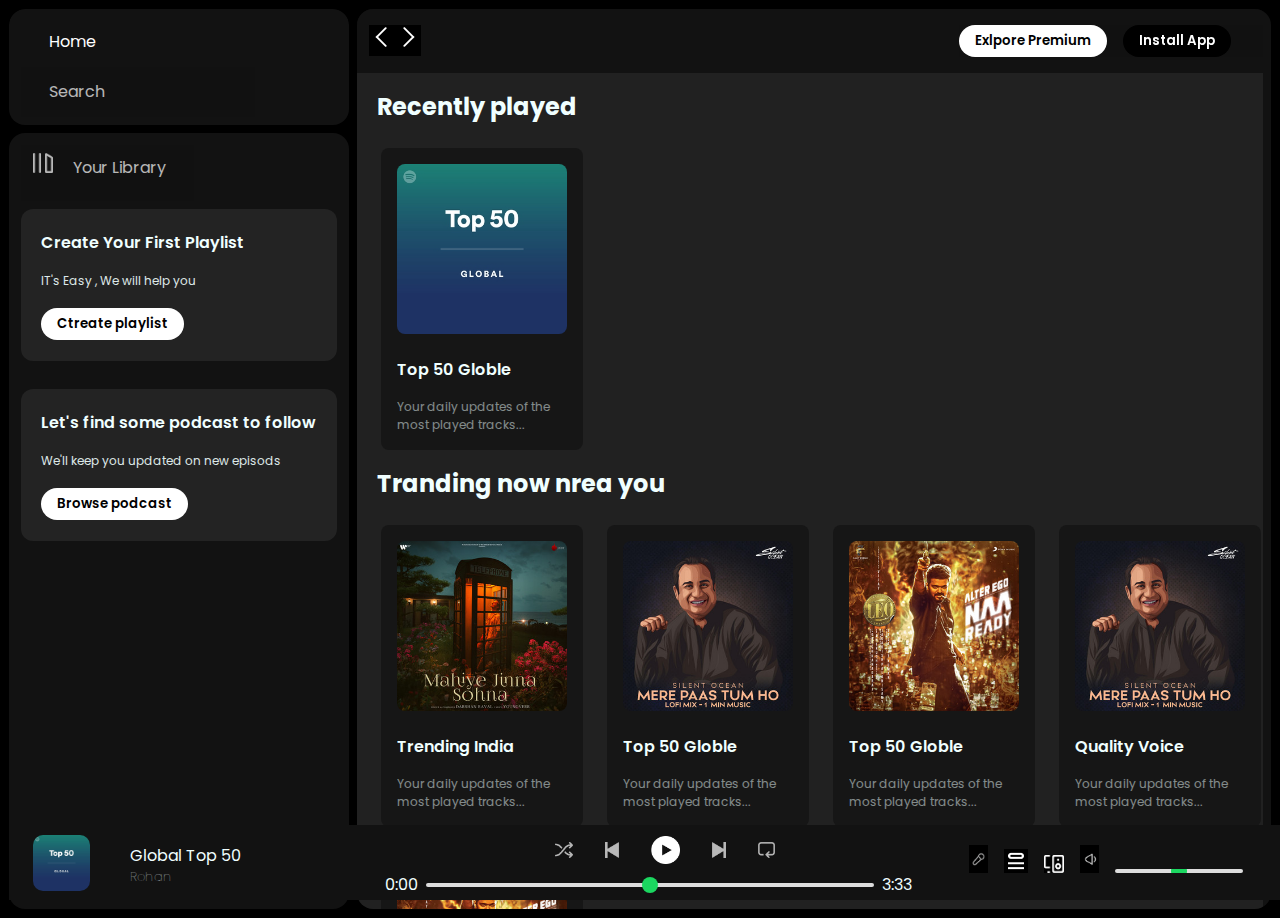
<file: Spotify Clone/index.html>
<!DOCTYPE html>
<html lang="en">

<head>
    <meta charset="UTF-8">
    <meta name="viewport" content="width=device-width, initial-scale=1.0">
    <title>Spotify - Web Player: Music for everyone</title>
    <link rel="icon" href="./assets/logo.png">

    <!-- stylecss -->
    <link rel="stylesheet" href="style.css">

    <!-- fontawsome cdn -->
    <link rel="stylesheet" href="https://cdnjs.cloudflare.com/ajax/libs/font-awesome/6.4.0/css/all.min.css"
        integrity="sha512-iecdLmaskl7CVkqkXNQ/ZH/XLlvWZOJyj7Yy7tcenmpD1ypASozpmT/E0iPtmFIB46ZmdtAc9eNBvH0H/ZpiBw=="
        crossorigin="anonymous" referrerpolicy="no-referrer" />

    <!-- googlefonts -->
    <link rel="preconnect" href="https://fonts.googleapis.com">
    <link rel="preconnect" href="https://fonts.gstatic.com" crossorigin>
    <link
        href="https://fonts.googleapis.com/css2?family=Great+Vibes&family=Montserrat:wght@300;400;500;600;700&family=Poppins:wght@500&display=swap"
        rel="stylesheet">

</head>

<body>
    <div class="main">

        <div class="sidebar">
            <div class="nav">
                <div class="nav-option" style="opacity: 1;">
                    <i class="fa-solid fa-house" style="color: #fafafa; "></i>
                    <a href="#">Home</a>
                </div>
                <div class="nav-option">
                    <i class="fa-solid fa-magnifying-glass " style="color: #ffffff;"></i>
                    <a href="#">Search</a>
                </div>
            </div>
            <div class="library">
                <div class="options">
                    <div class="lib-option nav-option " ">
                        <img src=" ./assets/library_icon.png" alt="lib">
                        <a href="#"> Your Library</a>
                    </div>
                    <div class="icons">
                        <i class="fa-solid fa-plus" style="color: #fafafa;"></i>
                        <i class="fa-solid fa-arrow-right" style="color: #fcfcfd;"></i>
                    </div>
                </div>
                <div class="boxes">
                    <div class="box">
                        <p class="box-p1"> Create Your First Playlist</p>
                        <p class="box-p2"> IT's Easy , We will help you</p>
                        <button class="badge"> Ctreate playlist</button>
                    </div>
                    <div class="box">
                        <p class="box-p1">Let's find some podcast to follow</p>
                        <p class="box-p2"> We'll keep you updated on new episods</p>
                        <button class="badge"> Browse podcast</button>
                    </div>
                </div>
            </div>
        </div>
        <div class="main-content">
            <div class="sticky-nav">
                <div class="sticky-nav-icons">
                    <img src="./assets/backward_icon.png">
                    <img src="./assets/forward_icon.png" class="hide">
                </div>
                <div class="sticky-nav-options">
                    <button class="badge nav-item hide"> Exlpore Premium</button>
                    <button class="badge nav-item dark-badge"><i class="fa-solid fa-circle-down"></i> Install
                        App</button>
                    <i class="fa-regular fa-user nav-item profile"></i>
                </div>

            </div>


            <h2 class="cards-h2" style="background-color: #212121; padding: 1rem 0 0.5rem 1.25rem;">Recently played</h2>
            <div class="cards-container" style="background-color: #212121;">
                <div class="card">
                    <img src="./assets/card1img.jpeg" class="card-img  ">
                    <p class="card-title">Top 50 Globle</p>
                    <p class="card-info">Your daily updates of the most played tracks...</p>
                </div>
            </div>

            <h2 class="cards-h2" style="background-color: #212121; padding: 1rem 0 0.5rem 1.25rem;">Tranding now nrea
                you</h2>
            <div class="cards-container" style="background-color: #212121;">
                <div class="card">
                    <img src="./assets/card2img.jpeg" class="card-img  ">
                    <p class="card-title">Trending India</p>
                    <p class="card-info">Your daily updates of the most played tracks...</p>
                </div>
                <div class="card">
                    <img src="./assets/card3img.jpeg" class="card-img  ">
                    <p class="card-title">Top 50 Globle</p>
                    <p class="card-info">Your daily updates of the most played tracks...</p>
                </div>
                <div class="card">
                    <img src="./assets/card4img.jpeg" class="card-img  ">
                    <p class="card-title">Top 50 Globle</p>
                    <p class="card-info">Your daily updates of the most played tracks...</p>
                </div>
                <div class="card">
                    <img src="./assets/card3img.jpeg" class="card-img  ">
                    <p class="card-title">Quality Voice</p>
                    <p class="card-info">Your daily updates of the most played tracks...</p>
                </div>
                <div class="card">
                    <img src="./assets/card4img.jpeg" class="card-img  ">
                    <p class="card-title">Telgue Remix</p>
                    <p class="card-info">Your daily updates of the most played tracks...</p>
                </div>
            </div>
            <h2 class="cards-h2" style="background-color: #212121; padding: 1rem 0 0.5rem 1.25rem;">Featured Charts</h2>
            <div class="cards-container" style="background-color: #212121;">
                <div class="card">
                    <img src="./assets/card5img.jpeg" class="card-img  ">
                    <p class="card-title">Top Songs Globle</p>
                    <p class="card-info">Your daily updates of the most played tracks...</p>
                </div>

                <div class="card">
                    <img src="./assets/card6img.jpeg" class="card-img  ">
                    <p class="card-title">Top Songs India</p>
                    <p class="card-info">Your daily updates of the most played tracks...</p>
                </div>

                <div class="card">
                    <img src="./assets/card1img.jpeg" class="card-img  ">
                    <p class="card-title">Top 50 Globle</p>
                    <p class="card-info">Your daily updates of the most played tracks...</p>
                </div>
            </div>
            <div class="footer">
                <div class="line"></div>
            </div>
        </div>
        <div class="music-player">
            <div class="album">
                <div class="music-card">
                    <img src="./assets/card1img.jpeg" class="player-card">


                    <p class="song-name"> Global Top 50</p>
                    <p class="artist-name">Rohan</p>
                    <div class="like-card-icon">
                        <i class="fa-regular fa-heart"></i>
                    </div>
                </div>

            </div>

            <div class="player">
                <div class="player-controls">
                    <img src="./assets/player_icon1.png" class="player-control-icon" style="background-color: #121212;">
                    <img src="./assets/player_icon2.png" class="player-control-icon" style="background-color: #121212;">
                    <img src="./assets/player_icon3.png" class="player-control-icon"
                        style="opacity: 1; height: 1.75rem;background-color: #121212;">
                    <img src="./assets/player_icon4.png" class="player-control-icon" style="background-color: #121212;">
                    <img src="./assets/player_icon5.png" class="player-control-icon" style="background-color: #121212;">

                </div>
                <div class="playbackbar">
                    <span class="curr-time" style="background-color: #121212; padding:0.5rem ;">0:00 </span>
                    <input type="range" min="0" max="100" class="progressbar" step="1">
                    <span class="curr-time" style="background-color: #121212; padding: 0.5rem;">3:33 </span>

                </div>
            </div>

            <div class="control">

               <img src="./assets/controld_icon2.png" class="control-icon mic">
                <img src="./assets/controls_icon3.png"class="control-icon" >
                <img src="./assets/controls_icon4.png"class="control-icon connect"  >
                <img src="./assets/controls_icon5.png"class="control-icon vol">

                <input type="range" min="0" max="100" class="volumebar" step="1">



            </div>
        </div>
    </div>
</body>

</html>
</file>
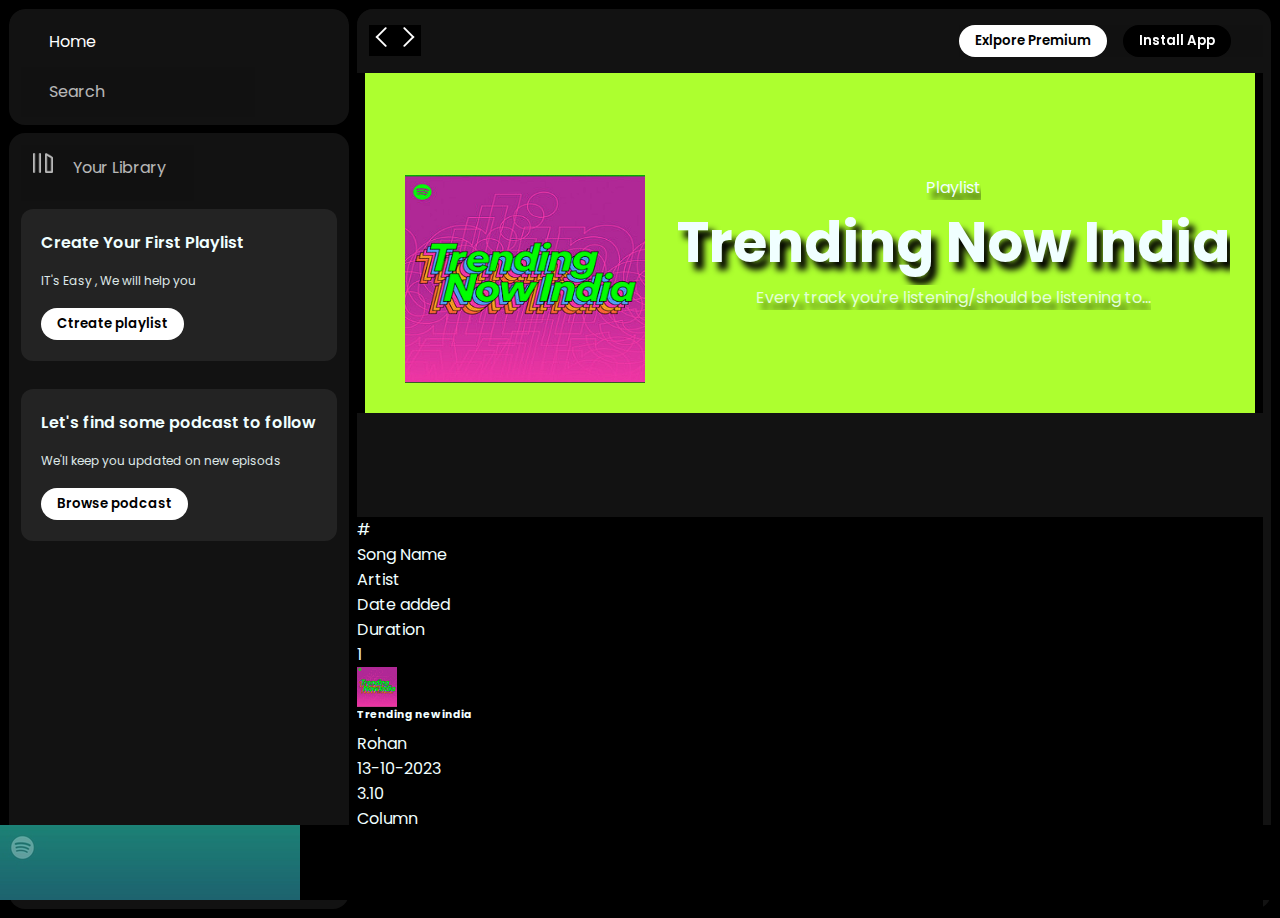
<file: Spotify Clone/playlist.html>
<!DOCTYPE html>
<html lang="en">

<head>
    <meta charset="UTF-8">
    <meta name="viewport" content="width=device-width, initial-scale=1.0">
    <title>Playlist</title>
    <link rel="stylesheet" href="playlist.css">


    <!-- fontawsome cdn -->
    <link rel="stylesheet" href="https://cdnjs.cloudflare.com/ajax/libs/font-awesome/6.4.0/css/all.min.css"
        integrity="sha512-iecdLmaskl7CVkqkXNQ/ZH/XLlvWZOJyj7Yy7tcenmpD1ypASozpmT/E0iPtmFIB46ZmdtAc9eNBvH0H/ZpiBw=="
        crossorigin="anonymous" referrerpolicy="no-referrer" />

    <!-- googlefonts -->
    <link rel="preconnect" href="https://fonts.googleapis.com">
    <link rel="preconnect" href="https://fonts.gstatic.com" crossorigin>
    <link
        href="https://fonts.googleapis.com/css2?family=Great+Vibes&family=Montserrat:wght@300;400;500;600;700&family=Poppins:wght@500&display=swap"
        rel="stylesheet">

        <!-- bootstrap -->
        <link href="https://cdn.jsdelivr.net/npm/bootstrap@5.3.0/dist/css/bootstrap.min.css" rel="stylesheet" integrity="sha384-9ndCyUaIbzAi2FUVXJi0CjmCapSmO7SnpJef0486qhLnuZ2cdeRhO02iuK6FUUVM" crossorigin="anonymous">
</head>

<body>
    <div class="main">

        <div class="sidebar">
            <div class="nav">
                <div class="nav-option" style="opacity: 1;">
                    <i class="fa-solid fa-house" style="color: #fafafa; "></i>
                    <a href="#">Home</a>
                </div>
                <div class="nav-option">
                    <i class="fa-solid fa-magnifying-glass " style="color: #ffffff;"></i>
                    <a href="#">Search</a>
                </div>
            </div>
            <div class="library">
                <div class="options">
                    <div class="lib-option nav-option " ">
                        <img src=" ./assets/library_icon.png" alt="lib">
                        <a href="#"> Your Library</a>
                    </div>
                    <div class="icons">
                        <i class="fa-solid fa-plus" style="color: #fafafa;"></i>
                        <i class="fa-solid fa-arrow-right" style="color: #fcfcfd;"></i>
                    </div>
                </div>
                <div class="boxes">
                    <div class="box">
                        <p class="box-p1"> Create Your First Playlist</p>
                        <p class="box-p2"> IT's Easy , We will help you</p>
                        <button class="badge"> Ctreate playlist</button>
                    </div>
                    <div class="box">
                        <p class="box-p1">Let's find some podcast to follow</p>
                        <p class="box-p2"> We'll keep you updated on new episods</p>
                        <button class="badge"> Browse podcast</button>
                    </div>
                </div>
            </div>
        </div>
        <div class="main-content">
            <div class="sticky-nav">
                <div class="sticky-nav-icons">
                    <img src="./assets/backward_icon.png">
                    <img src="./assets/forward_icon.png" class="hide">
                </div>
                <div class="sticky-nav-options">
                    <button class="badge nav-item hide"> Exlpore Premium</button>
                    <button class="badge nav-item dark-badge"><i class="fa-solid fa-circle-down"></i> Install App</button>
                    <i class="fa-regular fa-user nav-item profile"></i>
                </div>
            </div>
            <!-- playlist -->
           <div class="playlist-display">
            <div class="list-name">
                <div class="playcard">
                    <img src="./assets/tending india top card image.png" class="discard">
                </div>
                <div class="list-heading">
                    <p class="p-shot">Playlist</p>
                    <h1 class="card-head">Trending Now India</h1>
                    <p class="card-discribe">Every track you're listening/should be listening to...</p>
                </div>
            </div>
           </div>
           <div class="insta-control">
            <div class="shot-control ">
                <div class="play-icon">
                    <i class="fa-solid fa-circle-play " style="background-color: #121212; color: rgb(25, 249, 62);"></i>
                </div>
                <div class="love">
                    <i class="fa-regular fa-heart"  style="background-color: #121212; color: rgb(25, 249, 62);"></i>
                </div>
                <div class="more">
                    <i class="fa-regular fa-ellipsis"  style="background-color: #121212; color: rgb(25, 249, 62);"></i>     
                </div>
            </div>
           </div>
           <div class="songs-list">
            <div class="container text-center">
                <div class="row">
                  <div class="col-sm-1">
                    #
                  </div>
                  <div class="col-sm-4">
                    Song Name
                  </div>
                  <div class="col">
                    Artist
                  </div>
                  <div class="col">
                    Date added
                  </div>
                  <div class="col">
                    Duration
                  </div>
                </div>
                <div class="row">
                    <div class="col-sm-1">
                      1
                    </div>
                    <div class="col-sm-4" style="height: 4rem;">
                      <div class="small-card-img">
                        <img src="./assets/tending india top card image.png" >
                      </div>
                      <div class="small-list-heading">
                        <h6>Trending new india</h6>
                        <p>rohan</p>
                    </div>
                    </div>
                    <div class="col">
                      <div class="small-artist-name">
                        <p>Rohan</p>
                      </div>
                    </div>
                    <div class="col">
                      <div class="small-date-added">
                        <p>13-10-2023</p>
                      </div>
                    </div>
                    <div class="col">
                      <div class="small-time">
                        <p>3.10</p>
                      </div>
                    </div>
                  </div>
                  <div class="row">
                    <div class="col-sm-1">
                      Column
                    </div>
                    <div class="col-sm-4">
                      Column
                    </div>
                    <div class="col">
                      Column
                    </div>
                    <div class="col">
                      Column
                    </div>
                    <div class="col">
                      Column
                    </div>
                  </div>
                  <div class="row">
                    <div class="col-sm-1">
                      Column
                    </div>
                    <div class="col-sm-4">
                      Column
                    </div>
                    <div class="col">
                      Column
                    </div>
                    <div class="col">
                      Column
                    </div>
                    <div class="col">
                      Column
                    </div>
                  </div>
                  <div class="row">
                    <div class="col-sm-1">
                      Column
                    </div>
                    <div class="col-sm-4">
                      Column
                    </div>
                    <div class="col">
                      Column
                    </div>
                    <div class="col">
                      Column
                    </div>
                    <div class="col">
                      Column
                    </div>
                  </div>
                  <div class="row">
                    <div class="col-sm-1">
                      Column
                    </div>
                    <div class="col-sm-4">
                      Column
                    </div>
                    <div class="col">
                      Column
                    </div>
                    <div class="col">
                      Column
                    </div>
                    <div class="col">
                      Column
                    </div>
                  </div>
                  <div class="row">
                    <div class="col-sm-1">
                      Column
                    </div>
                    <div class="col-sm-4">
                      Column
                    </div>
                    <div class="col">
                      Column
                    </div>
                    <div class="col">
                      Column
                    </div>
                    <div class="col">
                      Column
                    </div>
                  </div> <div class="row">
                    <div class="col-sm-1">
                      Column
                    </div>
                    <div class="col-sm-4">
                      Column
                    </div>
                    <div class="col">
                      Column
                    </div>
                    <div class="col">
                      Column
                    </div>
                    <div class="col">
                      Column
                    </div>
                  </div>
                  <div class="row">
                    <div class="col-sm-1">
                      Column
                    </div>
                    <div class="col-sm-4">
                      Column
                    </div>
                    <div class="col">
                      Column
                    </div>
                    <div class="col">
                      Column
                    </div>
                    <div class="col">
                      Column
                    </div>
                  </div>
                  <div class="row">
                    <div class="col-sm-1">
                      Column
                    </div>
                    <div class="col-sm-4">
                      Column
                    </div>
                    <div class="col">
                      Column
                    </div>
                    <div class="col">
                      Column
                    </div>
                    <div class="col">
                      Column
                    </div>
                  </div>    
              </div>

             </div>
           </div>
            <div class="footer">
                <div class="line"></div>
            </div>
        </div>
        <div class="music-player">
            <div class="album">
                <div class="music-card">
                    <img src="./assets/card1img.jpeg" class="player-card">


                    <p class="song-name"> Global Top 50</p>
                    <p class="artist-name">Rohan</p>
                    <div class="like-card-icon">
                        <i class="fa-regular fa-heart"></i>
                    </div>
                </div>

            </div>

            <div class="player">
                <div class="player-controls">
                    <img src="./assets/player_icon1.png" class="player-control-icon" style="background-color: #121212;">
                    <img src="./assets/player_icon2.png" class="player-control-icon" style="background-color: #121212;">
                    <img src="./assets/player_icon3.png" class="player-control-icon"
                        style="opacity: 1; height: 1.75rem;background-color: #121212;">
                    <img src="./assets/player_icon4.png" class="player-control-icon" style="background-color: #121212;">
                    <img src="./assets/player_icon5.png" class="player-control-icon" style="background-color: #121212;">

                </div>
                <div class="playbackbar">
                    <span class="curr-time" style="background-color: #121212; padding:0.5rem ;">0:00 </span>
                    <input type="range" min="0" max="100" class="progressbar" step="1">
                    <span class="curr-time" style="background-color: #121212; padding: 0.5rem;">3:33 </span>

                </div>
            </div>

            <div class="control">

                <img src="./assets/controld_icon2.png" class="control-icon mic">
                <img src="./assets/controls_icon3.png" class="control-icon">
                <img src="./assets/controls_icon4.png" class="control-icon connect">
                <img src="./assets/controls_icon5.png" class="control-icon vol">

                <input type="range" min="0" max="100" class="volumebar" step="1">



            </div>
        </div>
    </div>

    <script src="https://cdn.jsdelivr.net/npm/bootstrap@5.3.0/dist/js/bootstrap.bundle.min.js" integrity="sha384-geWF76RCwLtnZ8qwWowPQNguL3RmwHVBC9FhGdlKrxdiJJigb/j/68SIy3Te4Bkz" crossorigin="anonymous"></script>
</body>

</html>
</file>
<file: Spotify Clone/style.css>
*{
    font-family: 'Great Vibes', cursive;
font-family: 'Montserrat', sans-serif;
font-family: 'Poppins', sans-serif;
margin: 0;
background-color: black;
color: azure;
overflow: hidden;

}
.main{
    padding: 0.55rem;
    display: flex;
    height: 100vh;
}
.sidebar{
   border-radius: 1rem;   /* 16px */
    background-color: rgb(0, 0, 0);
    width: 340px;
    margin-right: 0.5rem;
}
.main-content{
    border-radius: 1rem;   /* 16px */
    background-color: #121212;
    flex:1;
    overflow: auto;
    padding: 0 0.5rem 0 0;
}
.music-player{
    background-color:#121212;
    position: fixed;
    bottom: 0;
    width: 100%;
    height: 75px;
}
a{
    text-decoration: none;
    color: #fff;
}
.nav{
    display: flex;
    flex-direction: column;
    justify-content: center;
    height: 100px ;
    padding: 0.5rem 0.75rem;
    border-radius: 1rem;
    background-color: #121212;
}
.nav-option{
    background-color: #121212;
    height: 2.5rem;
    opacity: 0.7;
    padding: 0.5rem 0.75rem;
}
.nav-option:hover{
    opacity:1;
}
.nav-option i{
    background-color: #121212;
    font-size: 1.25rem;
}
.nav-option a{
    background-color: #121212;
    font-size: 1rem;
    margin: 1rem;
}
.library{
    margin-top: 0.5rem;
    padding: 0.75rem 0.75rem;

    background-color: #121212;
    border-radius: 1rem;
    height: 100%;


}

.options{
    background-color: #121212;

    display: flex;
    justify-content: space-between;
    align-items: center;

}

.lib-option img{
    background-color: #121212;

    height:1.25rem;
    width: 1.25rem;
}

.icons{
    background-color: #121212;
    font-size: 1.25rem;
    display: flex;
}
.icons i{
    background-color: #121212;

    opacity: 0.7;
    margin: 1rem;
}

.icons i:hover{
    opacity: 1;
}
.boxes{
    background-color: #121212;
}
.box{
    display: flex;
    flex-direction: column;
    margin: 0.5rem 0 1.75rem 0;
    padding: 0.75rem 1.25rem;
    height:8rem ;
    justify-content: space-evenly;
    background-color: #232323;
    border-radius: 0.75rem;
}
.box-p1{
    background-color: #232323;
    
    font-size: 1rem;
    font-weight: 600;
    margin-bottom: 0.5rem;
}
.box-p2{
    background-color: #232323;

    font-size: 0.75rem;
    opacity:0.9 ;
    margin-bottom: 0.5rem;

}
.badge{
    margin-top: 0.  5rem;
    background-color: #fff;
    color: black;
    font-weight: 600;
    border: none;
    border-radius: 100px;
    padding: 0.25rem 1rem;
    height: 2rem;
    width: fit-content ;
}
.dark-badge{
    background-color: black;
    color: #fff;
}
.sticky-nav{
    padding: 1rem 0 1rem 0;
    position: sticky;
    top: 0;
    background-color: #12121299;
    display: flex;
    justify-content: space-between;
    align-items: center;
    z-index: 10;    
}
.sticky-nav-icon img{
    width: 2rem;
    height: 2rem;
    border-radius: 50%;
    background-color:#121212;
    margin-right: 1rem;


}
.sticky-nav-icons{
    margin-left: 0.75rem;
}
.sticky-nav-options{
    display: flex;
    justify-content: center;
    align-items: center;
    background-color: #12121210;
}
.sticky-nav-options .profile{
     font-size: 1.3rem;
     background-color: #12121210;
}
.nav-item{
    margin-right: 1rem;
}
@media (max-width:1000px){
    .hide{
        display: none;
    }
}

.card{
    background-color: #161616;
    width: 170px;
    border-radius: 0.5rem;
    padding: 1rem;
    margin-left: 1.5rem;
    margin-top: 1rem;
}
.card>.card-title {
    background-color: #161616;
    margin-bottom: 1rem;
    font-weight: 600;
}
.card>.card-info{
    background-color: #161616;
    font-size: 0.75rem;
    opacity: 0.5;

}
.cards-container{
    display: flex;
    flex-wrap: wrap;
    background-color: #232323;
}
.card-img{
    width: 100%;
    border-radius: 0.5rem;
    margin-bottom: 1rem;


}
.footer{
    height: 300px;
    display: flex;
    align-items: center;
    justify-content: center;
}
.line{
    width: 90%;
    height: 50%;
    border-top: 1px solid wheat;
    opacity: 0.4;
}
.music-player{
    display: flex;
    justify-content: space-between;
    align-items: center;
}
.album{
    width: 25%;
}
.player{
    width: 50%;
}
.control{
    width: 25%;
   height: fit-content;
    background-color: #121212;
}
.player-controls{
    display: flex;
    justify-content: center;
    align-items: center;
    background-color: #121212;
    padding-top: 1rem;
}
.player-control-icon{
    height: 1rem;
    margin: 0 0 0 2rem;
    opacity: 0.7;
}
.player-control-icon:hover{
    opacity: 1;
}
.playbackbar{
    display: flex;
    justify-content: center;
    
    background-color: #121212;

}
.progressbar{
    width: 70%;
    appearance: none;
    background-color: transparent;
    cursor: pointer;
    
}
.progressbar::-webkit-slider-runnable-track{  /* this is for track line */
   
    background-color: #ddd ;
    border-radius: 100px;
    height: 0.25rem;

}
.progressbar::-webkit-slider-thumb{ /* this is for track pointer */
   
    appearance: none;
    height: 1rem;
    width: 1rem;
    background-color: #1bd760;
    border-radius: 50%;
    margin-top: -6px;
}
.album{
    display: flex;
    background-color: #121212;

}
.music-card{
    display: flex;
    flex-direction: column;
    justify-content: center;
    align-items: start;
    align-self: center;
    height: 3.5rem;
    width: fit-content;
    flex-wrap: wrap;
    background-color: #121212;

}
.music-card img{
    background-color: #121212;
    border-radius: 10px ;
    margin-left: 1.5rem;
    
    height: fit-content;
    width: 18%;
}
.music-card .song-name{
    background-color: #121212;
    margin-right: 3rem;
    padding: 0.25rem 0 0 0;  
     
    height: 1.5rem;
}
.music-card .artist-name{
    background-color: #121212;
    font-size: small;
    font-weight: 100;
    opacity: 0.7;
}
.like-card-icon {
    display: flex;
    align-items: center;
    font-size: 1.1rem;
    font-weight: 100;
    background-color: #121212;
    width: 2.5rem;
    
}
.like-card-icon i{
    background-color: #121212;

}
.control-icon{
    height: 1.5rem;
    margin-right: 0.75rem;
    align-items: start;
}
.connect{
    height: 1.1rem;
}
.mic{
    height: 1.75rem;
}
.vol{
    background-color: #121212;
    height: 1.75rem;
}
.volumebar{
   position:static;
   top: 40%;
   bottom: 50%;
    appearance: none;
    background-color: transparent;
    cursor: pointer;
    width: 40%;
    
}

.volumebar::-webkit-slider-runnable-track{  /* this is for track line */
   
    background-color: #ddd ;
    border-radius: 100px;
    height: 0.25rem;

}
.volumebar::-webkit-slider-thumb{ /* this is for track pointer */
   
    appearance: none;
    height: 1rem;
    width: 1rem;
    background-color: #1bd760;
    border-radius: 50%;
    margin-top: -6px;
}
</file>
<file: Spotify Clone/playlist.css>
*{
    font-family: 'Great Vibes', cursive;
font-family: 'Montserrat', sans-serif;
font-family: 'Poppins', sans-serif;
margin: 0;
background-color: black;
color: azure;
overflow: hidden;
}
.main{
    padding: 0.55rem;
    display: flex;
    height: 100vh;
}
.sidebar{
   border-radius: 1rem;   /* 16px */
    background-color: rgb(0, 0, 0);
    width: 340px;
    margin-right: 0.5rem;
}
.main-content{
    border-radius: 1rem;   /* 16px */
    background-color: #121212;
    flex:1;
    overflow: auto;
    padding: 0 0.5rem 0 0;
}
.music-player{
    background-color:#121212;
    position: fixed;
    bottom: 0;
    width: 100%;
    height: 75px;
}
a{
    text-decoration: none;
    color: #fff;
}
.nav{
    display: flex;
    flex-direction: column;
    justify-content: center;
    height: 100px ;
    padding: 0.5rem 0.75rem;
    border-radius: 1rem;
    background-color: #121212;
}
.nav-option{
    background-color: #121212;
    height: 2.5rem;
    opacity: 0.7;
    padding: 0.5rem 0.75rem;
}
.nav-option:hover{
    opacity:1;
}
.nav-option i{
    background-color: #121212;
    font-size: 1.25rem;
}
.nav-option a{
    background-color: #121212;
    font-size: 1rem;
    margin: 1rem;
}
.library{
    margin-top: 0.5rem;
    padding: 0.75rem 0.75rem;

    background-color: #121212;
    border-radius: 1rem;
    height: 100%;


}

.options{
    background-color: #121212;

    display: flex;
    justify-content: space-between;
    align-items: center;

}

.lib-option img{
    background-color: #121212;

    height:1.25rem;
    width: 1.25rem;
}

.icons{
    background-color: #121212;
    font-size: 1.25rem;
    display: flex;
}
.icons i{
    background-color: #121212;

    opacity: 0.7;
    margin: 1rem;
}

.icons i:hover{
    opacity: 1;
}
.boxes{
    background-color: #121212;
}
.box{
    display: flex;
    flex-direction: column;
    margin: 0.5rem 0 1.75rem 0;
    padding: 0.75rem 1.25rem;
    height:8rem ;
    justify-content: space-evenly;
    background-color: #232323;
    border-radius: 0.75rem;
}
.box-p1{
    background-color: #232323;
    
    font-size: 1rem;
    font-weight: 600;
    margin-bottom: 0.5rem;
}
.box-p2{
    background-color: #232323;

    font-size: 0.75rem;
    opacity:0.9 ;
    margin-bottom: 0.5rem;

}
.badge{
    margin-top: 0.  5rem;
    background-color: #fff;
    color: black;
    font-weight: 600;
    border: none;
    border-radius: 100px;
    padding: 0.25rem 1rem;
    height: 2rem;
    width: fit-content ;
}
.dark-badge{
    background-color: black;
    color: #fff;
}
.sticky-nav{
    padding: 1rem 0 1rem 0;
    position: sticky;
    top: 0;
    background-color: #12121299;
    display: flex;
    justify-content: space-between;
    align-items: center;
    z-index: 10;    
}
.sticky-nav-icon img{
    width: 2rem;
    height: 2rem;
    border-radius: 50%;
    background-color:#121212;
    margin-right: 1rem;


}
.sticky-nav-icons{
    margin-left: 0.75rem;
}
.sticky-nav-options{
    display: flex;
    justify-content: center;
    align-items: center;
    background-color: #12121210;
}
.sticky-nav-options .profile{
     font-size: 1.3rem;
     background-color: #12121210;
}
.nav-item{
    margin-right: 1rem;
}
@media (max-width:1000px){
    .hide{
        display: none;
    }
}
.playcard{
    background-color: greenyellow;
}
.list-name{
    display: flex;
    flex-direction: row;
    margin: 0 0.5rem 0 0.5rem;
    height: 21.25rem;
    background-color: greenyellow;
}
.discard{
    height: 13rem;
    width: 15rem;
    padding-left: 2.5rem;
    position: relative;
    top: 30%;
    background-color: greenyellow;
    backface-visibility: 0.5;
}
.list-heading{
    /* position: relative; */
    display: flex;
    flex-direction: column;
    justify-content: center;
    text-shadow: 6px 8px 6px black;
    padding-left: 2rem;
    background-color: greenyellow;
    align-items: center;

}
.list-heading .card-head{
    font-size: 3.5rem;
    background-color: greenyellow;
    font-weight: 700;

}
.card-discribe{
    opacity: 0.8;
    background-color: greenyellow;

}
.p-shot{
    background-color: greenyellow;
}
.insta-control{
    display: flex;
    height: 6.5rem;
    background-color: #121212;
    align-items: center;
}
.shot-control{
    display: flex;
    margin-left: 3rem;
    height: 4.1rem;
    justify-content: start;
    align-items: center;
    
    background-color: #121212;

}
.play-icon{
    font-size: 3.20rem;
    margin-right: 2.5rem;
    background-color: #121212;

}
.love{
    font-size: 1.75rem;
    margin-right: 2.5rem; 
    background-color: #121212;

}
.more{
    font-size: 1.4rem;
    margin-right: 1rem; 
    background-color: #121212;

}
.name-block{
    display: flex;
    height: fit-content;
    
}
.small-info{
    padding-left: 2rem;
    
}
.small-info p{
    display: flex;
    font-size: small;
    font-weight: normal;
    justify-content: start;
}
.album-small-name {
    display: flex;
    justify-content: center;
    width: 6rem;
    height: 1.5rem;
    margin-bottom: 0rem;
}
.album-name-small{
    width: 11rem;
    margin:0%;
}
.small-card-img{
    display: flex;
    flex-direction: row;
    align-items: center;
    justify-content: center;
    height: 2.5rem;
    width: 2.5rem;
}
</file>
